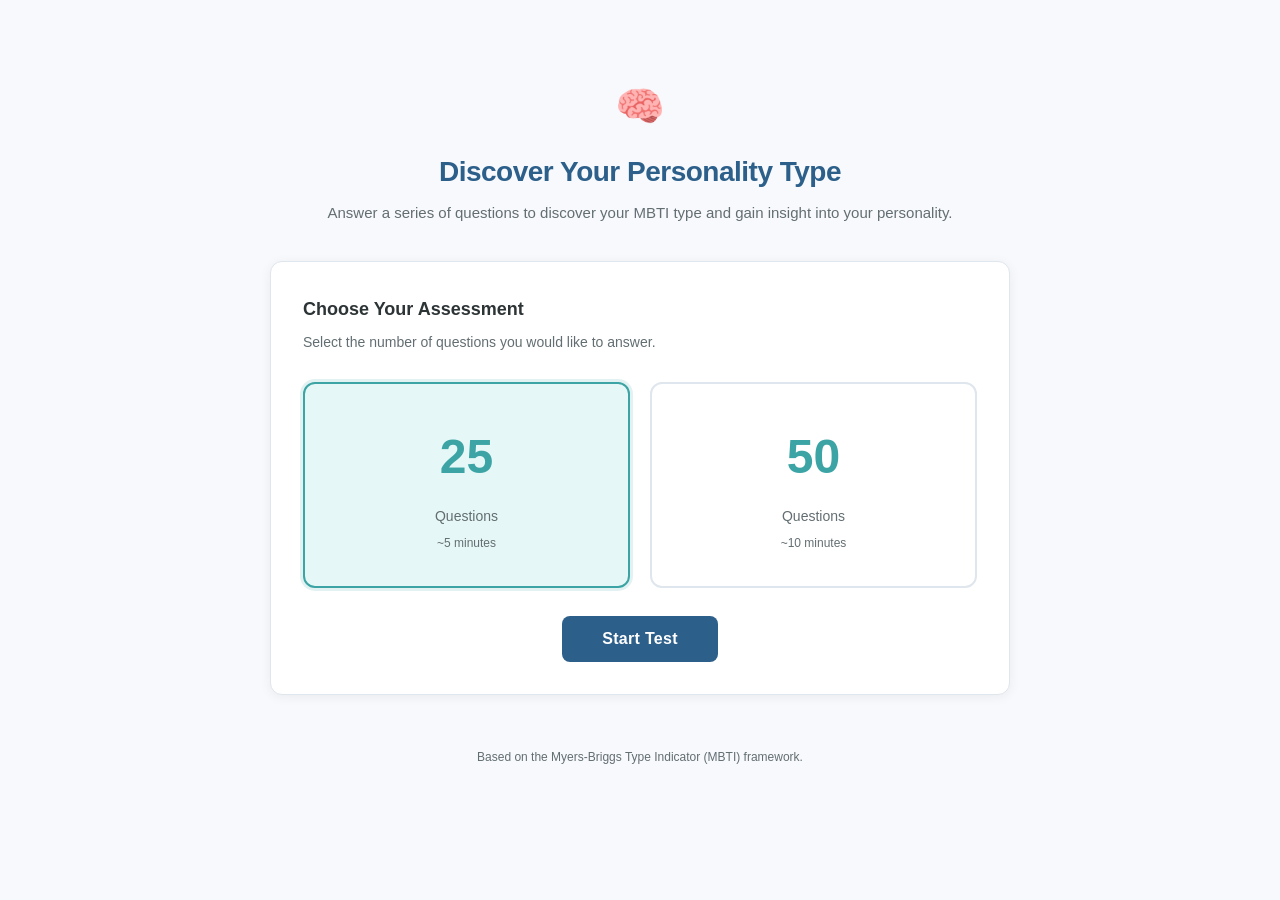
<file: templates/index.html>
<!DOCTYPE html>
<html lang="en">
<head>
    <meta charset="UTF-8">
    <meta name="viewport" content="width=device-width, initial-scale=1.0">
    <title>MBTI Personality Test</title>
    <link rel="stylesheet" href="/static/style.css">
</head>
<body>
    <div class="container">
        <div class="header">
            <div class="logo">🧠</div>
            <h1>Discover Your Personality Type</h1>
            <p>Answer a series of questions to discover your MBTI type and gain insight into your personality.</p>
        </div>

        <div class="card">
            <h2 style="font-size:18px;margin-bottom:6px;">Choose Your Assessment</h2>
            <p style="color:var(--text-light);font-size:14px;">Select the number of questions you would like to answer.</p>

            <div class="choice-grid">
                <label class="choice-card selected" id="card-25">
                    <input type="radio" name="question_count" value="25" checked>
                    <span class="num">25</span>
                    <span class="label">Questions</span>
                    <span style="font-size:12px;color:var(--text-light);display:block;margin-top:4px;">~5 minutes</span>
                </label>
                <label class="choice-card" id="card-50">
                    <input type="radio" name="question_count" value="50">
                    <span class="num">50</span>
                    <span class="label">Questions</span>
                    <span style="font-size:12px;color:var(--text-light);display:block;margin-top:4px;">~10 minutes</span>
                </label>
            </div>

            <div style="text-align:center;">
                <button class="btn" onclick="startTest()">Start Test</button>
            </div>
        </div>

        <div class="footer">
            Based on the Myers-Briggs Type Indicator (MBTI) framework.
        </div>
    </div>

    <script>
        document.querySelectorAll('.choice-card').forEach(card => {
            card.addEventListener('click', function() {
                document.querySelectorAll('.choice-card').forEach(c => c.classList.remove('selected'));
                this.classList.add('selected');
                this.querySelector('input').checked = true;
            });
        });

        function startTest() {
            const selected = document.querySelector('input[name="question_count"]:checked');
            const n = selected ? selected.value : '25';
            window.location.href = `/test?n=${n}`;
        }
    </script>
</body>
</html>
</file>
<file: static/style.css>
/* ═══════════════════════════════════════════════
   MBTI Personality Test — Clean & Professional
   ═══════════════════════════════════════════════ */

:root {
    --primary: #2c5f8a;
    --primary-light: #e8f0f8;
    --accent: #3ca4a4;
    --accent-light: #e6f7f7;
    --text: #2d3436;
    --text-light: #636e72;
    --bg: #f7f9fc;
    --card-bg: #ffffff;
    --border: #e0e6ed;
    --success: #27ae60;
    --warning: #f39c12;
    --shadow: 0 2px 12px rgba(0, 0, 0, 0.06);
    --shadow-lg: 0 8px 32px rgba(0, 0, 0, 0.08);
    --radius: 12px;
    --transition: 0.2s ease;
}

* { box-sizing: border-box; margin: 0; padding: 0; }

body {
    font-family: "Segoe UI", "PingFang SC", "Microsoft YaHei", sans-serif;
    background: var(--bg);
    color: var(--text);
    line-height: 1.7;
    min-height: 100vh;
}

/* ── Layout ─────────────────────────────── */
.container {
    max-width: 780px;
    margin: 0 auto;
    padding: 24px 20px 60px;
}

/* ── Header ─────────────────────────────── */
.header {
    text-align: center;
    padding: 48px 0 36px;
}
.header .logo {
    font-size: 40px;
    margin-bottom: 8px;
}
.header h1 {
    font-size: 28px;
    font-weight: 700;
    color: var(--primary);
    letter-spacing: -0.5px;
}
.header p {
    color: var(--text-light);
    font-size: 15px;
    margin-top: 4px;
}

/* ── Card ────────────────────────────────── */
.card {
    background: var(--card-bg);
    border-radius: var(--radius);
    box-shadow: var(--shadow);
    padding: 32px;
    margin-bottom: 20px;
    border: 1px solid var(--border);
}
.card:hover { box-shadow: var(--shadow-lg); }

/* ── Landing page ────────────────────────── */
.choice-grid {
    display: grid;
    grid-template-columns: 1fr 1fr;
    gap: 20px;
    margin: 28px 0;
}
.choice-card {
    background: var(--card-bg);
    border: 2px solid var(--border);
    border-radius: var(--radius);
    padding: 32px 24px;
    text-align: center;
    cursor: pointer;
    transition: all var(--transition);
}
.choice-card:hover {
    border-color: var(--accent);
    background: var(--accent-light);
    transform: translateY(-2px);
    box-shadow: var(--shadow-lg);
}
.choice-card input { display: none; }
.choice-card.selected {
    border-color: var(--accent);
    background: var(--accent-light);
    box-shadow: 0 0 0 3px rgba(60, 164, 164, 0.15);
}
.choice-card .num {
    font-size: 48px;
    font-weight: 800;
    color: var(--accent);
    display: block;
    margin-bottom: 4px;
}
.choice-card .label {
    font-size: 14px;
    color: var(--text-light);
}

.btn {
    display: inline-block;
    background: var(--primary);
    color: #fff;
    border: none;
    padding: 14px 40px;
    font-size: 16px;
    font-weight: 600;
    border-radius: 8px;
    cursor: pointer;
    transition: all var(--transition);
    text-decoration: none;
    letter-spacing: 0.3px;
}
.btn:hover { background: #1e4d73; transform: translateY(-1px); }
.btn:active { transform: translateY(0); }
.btn-secondary {
    background: #fff;
    color: var(--primary);
    border: 2px solid var(--primary);
}
.btn-secondary:hover { background: var(--primary-light); }
.btn-download {
    background: var(--accent);
}
.btn-download:hover { background: #2d8f8f; }

/* ── Progress bar ────────────────────────── */
.progress-wrap {
    background: #fff;
    border-radius: 20px;
    height: 8px;
    margin-bottom: 24px;
    overflow: hidden;
    box-shadow: inset 0 1px 3px rgba(0,0,0,0.08);
}
.progress-bar {
    height: 100%;
    background: linear-gradient(90deg, var(--accent), var(--primary));
    transition: width 0.3s ease;
    border-radius: 20px;
}

/* ── Questions ───────────────────────────── */
.question-card {
    background: var(--card-bg);
    border: 1px solid var(--border);
    border-radius: var(--radius);
    padding: 24px;
    margin-bottom: 16px;
    box-shadow: var(--shadow);
}
.q-num {
    display: inline-block;
    background: var(--primary-light);
    color: var(--primary);
    font-size: 12px;
    font-weight: 700;
    padding: 3px 10px;
    border-radius: 12px;
    margin-bottom: 10px;
}
.q-text {
    font-size: 15px;
    font-weight: 500;
    margin-bottom: 14px;
    line-height: 1.6;
}
.options {
    display: flex;
    gap: 12px;
}
.option {
    flex: 1;
    display: flex;
    align-items: flex-start;
    gap: 10px;
    padding: 14px 16px;
    border: 1.5px solid var(--border);
    border-radius: 8px;
    cursor: pointer;
    transition: all var(--transition);
    font-size: 14px;
    line-height: 1.5;
}
.option:hover { border-color: var(--accent); background: var(--accent-light); }
.option input { display: none; }
.option.selected {
    border-color: var(--accent);
    background: var(--accent-light);
    box-shadow: 0 0 0 2px rgba(60, 164, 164, 0.15);
}
.option .letter {
    display: flex;
    align-items: center;
    justify-content: center;
    width: 28px;
    height: 28px;
    min-width: 28px;
    border-radius: 50%;
    background: var(--bg);
    font-weight: 700;
    font-size: 13px;
    color: var(--primary);
}

/* ── Result page ─────────────────────────── */
.result-header {
    text-align: center;
    padding: 40px 0 32px;
}
.type-display {
    font-size: 72px;
    font-weight: 800;
    color: var(--primary);
    letter-spacing: 8px;
    line-height: 1;
    margin-bottom: 8px;
}
.type-subtitle {
    font-size: 20px;
    color: var(--text-light);
    font-weight: 400;
    font-style: italic;
}

/* Dimension bars */
.dim-section { margin: 8px 0 20px; }
.dim-section h2 {
    font-size: 18px;
    color: var(--primary);
    margin-bottom: 20px;
    padding-bottom: 10px;
    border-bottom: 2px solid var(--primary-light);
}
.dim-item { margin-bottom: 24px; }
.dim-label {
    display: flex;
    justify-content: space-between;
    font-size: 13px;
    font-weight: 600;
    color: var(--text-light);
    margin-bottom: 6px;
}
.dim-label span:last-child { color: var(--text); }
.dim-bar-wrap {
    display: flex;
    height: 28px;
    border-radius: 14px;
    overflow: hidden;
    background: #f1f3f5;
}
.dim-bar-left, .dim-bar-right {
    display: flex;
    align-items: center;
    justify-content: center;
    font-size: 12px;
    font-weight: 700;
    color: #fff;
    transition: width 0.8s ease;
}
.dim-bar-left { background: var(--primary); border-radius: 14px 0 0 14px; }
.dim-bar-right { background: var(--accent); border-radius: 0 14px 14px 0; }
.dim-bar-zero { border-radius: 0; }
.dim-desc {
    font-size: 12px;
    color: var(--text-light);
    margin-top: 4px;
    font-style: italic;
}

/* Evaluation sections */
.eval-section { margin-bottom: 28px; }
.eval-section h3 {
    font-size: 17px;
    color: var(--primary);
    margin-bottom: 8px;
}
.eval-section p {
    font-size: 14px;
    color: var(--text);
    line-height: 1.8;
}

.strength-weakness {
    display: grid;
    grid-template-columns: 1fr 1fr;
    gap: 20px;
    margin-top: 20px;
}
.sw-card {
    background: var(--card-bg);
    border: 1px solid var(--border);
    border-radius: var(--radius);
    padding: 24px;
}
.sw-card h4 {
    font-size: 15px;
    margin-bottom: 12px;
    display: flex;
    align-items: center;
    gap: 8px;
}
.sw-card.strengths h4 { color: var(--success); }
.sw-card.weaknesses h4 { color: var(--warning); }
.sw-card ul {
    list-style: none;
    padding: 0;
}
.sw-card li {
    font-size: 13px;
    padding: 5px 0;
    padding-left: 16px;
    position: relative;
    color: var(--text);
    line-height: 1.5;
}
.sw-card li::before {
    content: "•";
    position: absolute;
    left: 0;
    font-weight: bold;
}
.sw-card.strengths li::before { color: var(--success); }
.sw-card.weaknesses li::before { color: var(--warning); }

/* Actions */
.actions {
    text-align: center;
    padding: 24px 0;
    display: flex;
    justify-content: center;
    gap: 16px;
    flex-wrap: wrap;
}

/* Disclaimer */
.disclaimer {
    text-align: center;
    font-size: 11px;
    color: #b2bec3;
    margin-top: 32px;
    line-height: 1.6;
}

/* ── Footer ──────────────────────────────── */
.footer {
    text-align: center;
    padding: 32px 0;
    color: var(--text-light);
    font-size: 12px;
}

/* ── Responsive ──────────────────────────── */
@media (max-width: 640px) {
    .container { padding: 12px 14px 40px; }
    .header { padding: 32px 0 24px; }
    .header h1 { font-size: 22px; }
    .card { padding: 20px; }
    .choice-grid { grid-template-columns: 1fr; }
    .options { flex-direction: column; }
    .type-display { font-size: 48px; letter-spacing: 4px; }
    .strength-weakness { grid-template-columns: 1fr; }
    .actions { flex-direction: column; align-items: center; }
}
</file>
